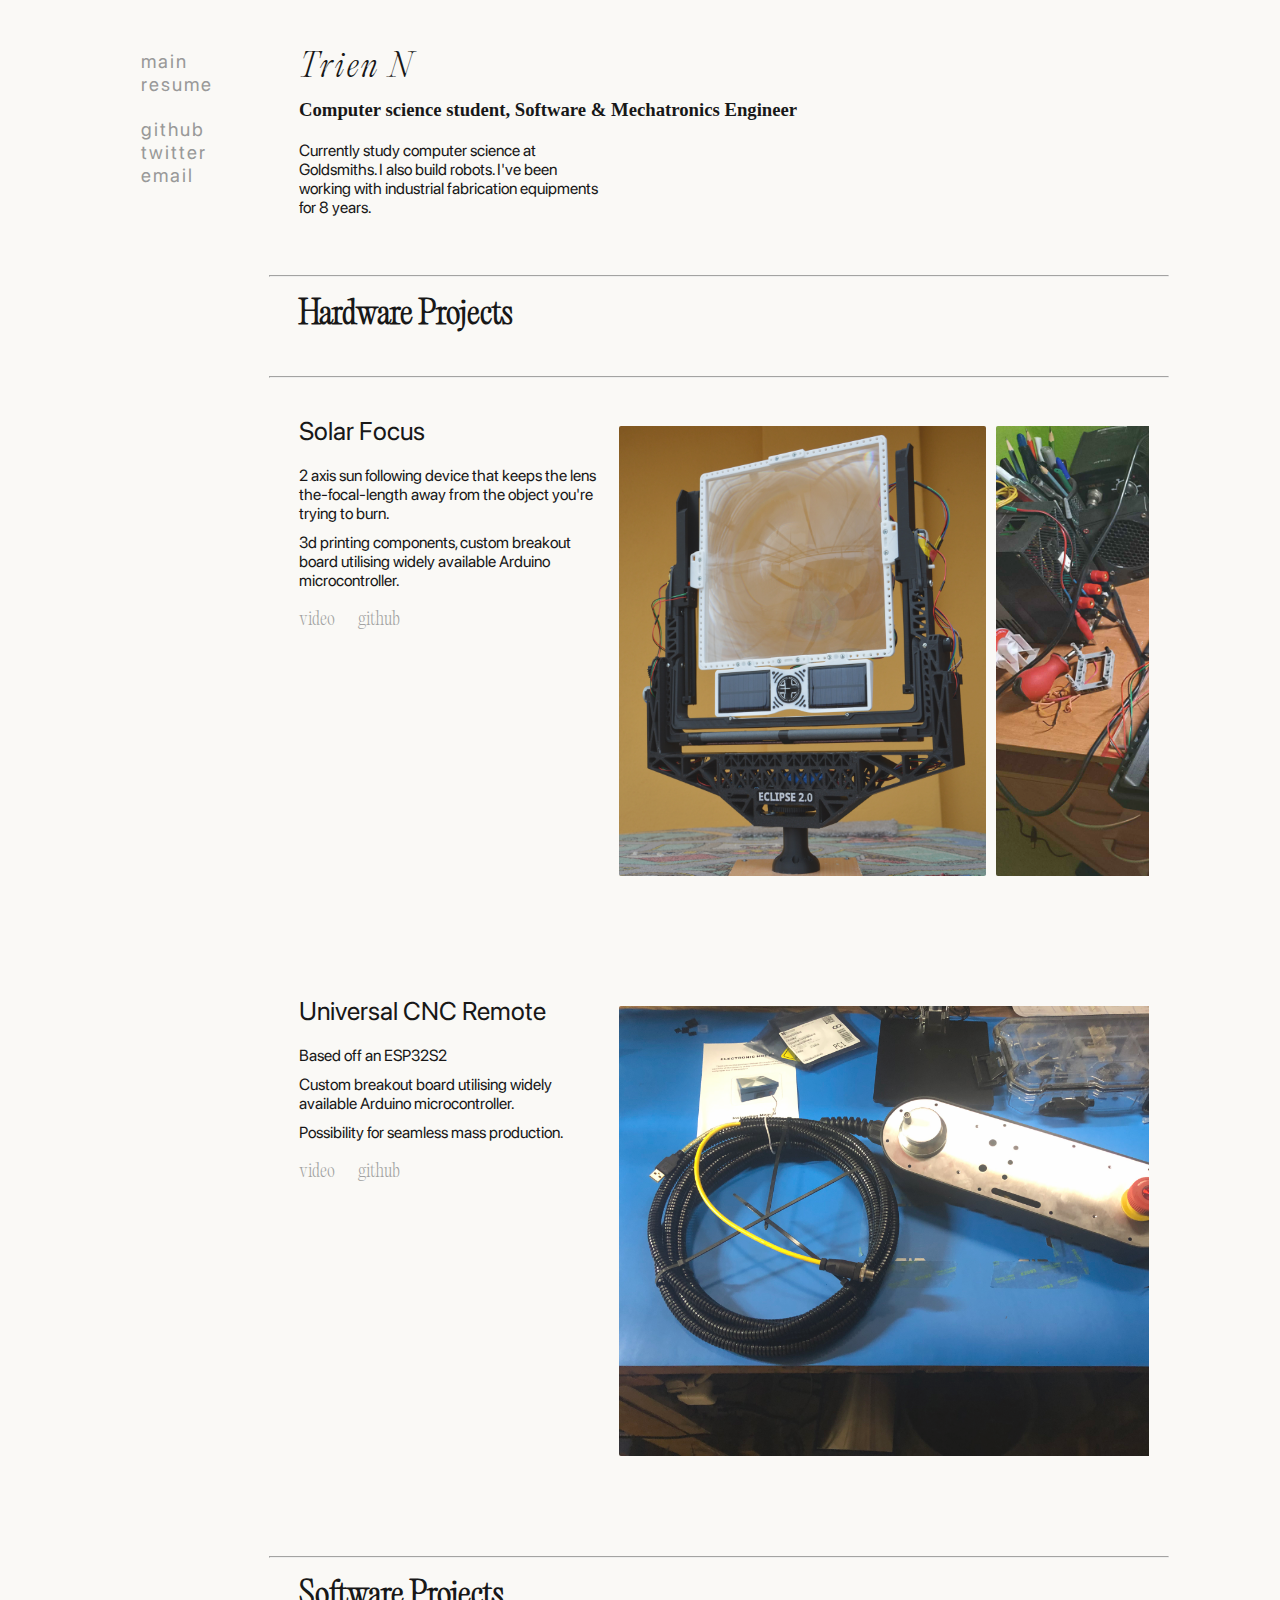
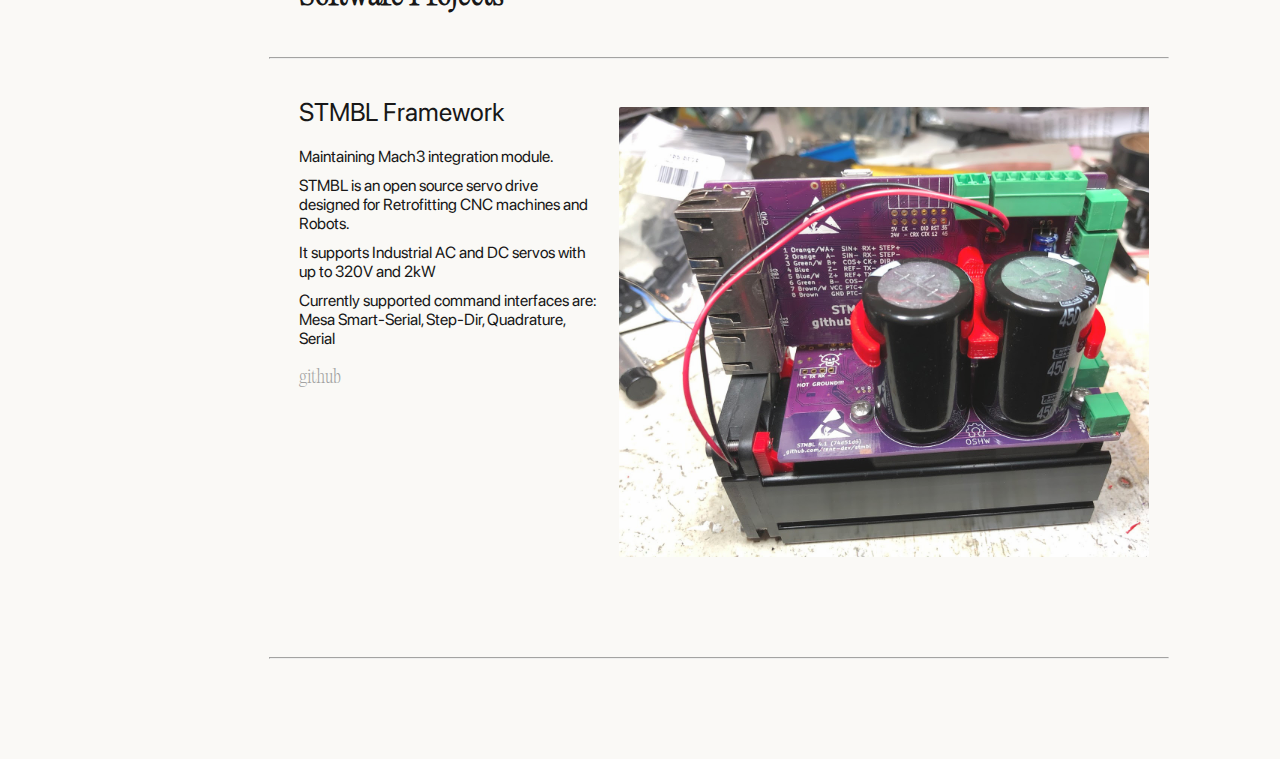
<file: index.html>
<!doctype html>
<html lang="en">
  <head>
    <meta charset="UTF-8" />
    <meta name="viewport" content="width=device-width, initial-scale=1.0" />
    <title>trien's portfolio</title>
    <link rel="stylesheet" href="style.css" />
  </head>

<body>

  <div id ="navleft">
    <a href="">main</a>
    <a href="">resume</a>
    <br>
    <a href="javascript:void(0);" onclick="note();">github</a>
    <a href="javascript:void(0);" onclick="note();">twitter</a>
    <a href="javascript:void(0);" onclick="note();">email</a>
  </div>

  <div id ="main">

    <div class="section__info">
      <h1>Trien N</h1>

      <h3 style="margin-top: 10px;">Computer science student, Software & Mechatronics Engineer</h3>
      
      <pre style="width: 300px; margin-top: 20px;">Currently study computer science at Goldsmiths. I also build robots. I've been working with industrial fabrication equipments for 8 years.
     
    </div>

    <hr>
    <div class="section__project">
      <h1>Hardware Projects</h1>
    </div>
    <hr>
    <br>
    <!--hp1-->
    <div class="section__project">
        <div class="section__project__info">
          <h3>Solar Focus</h3>
          <p>2 axis sun following device that keeps the lens the-focal-length away from the object you're trying to burn.</p>

          <p>3d printing components, custom breakout board utilising widely available Arduino microcontroller.</p>

          <div class="section__project__mininav">
            <a href="javascript:void(0);" onclick="note();">video</a>
            <a href="javascript:void(0);" onclick="note();">github</a>
          </div>
        </div>

        <div class="section__project__gal">
          <img src="./images/sdr/1.png">
          <img src="./images/sdr/2.jpg">
          <img src="./images/sdr/3.jpg">
        </div>
    </div> <!--hp1-->

    <!--hp2-->
     <div class="section__project">
        <div class="section__project__info">
          <h3>Universal CNC Remote</h3>
          <p>Based off an ESP32S2</p>
          <p>Custom breakout board utilising widely available Arduino microcontroller.</p>
          <p>Possibility for seamless mass production.</p>

          <div class="section__project__mininav">
            <a href="javascript:void(0);" onclick="note();">video</a>
            <a href="javascript:void(0);" onclick="note();">github</a>

          </div>
        </div>

        <div class="section__project__gal">
          <img src="./images/control/1.jpg">
          <img src="./images/control/2.png">
          <img src="./images/control/3.png">
        </div>
    </div> <!--hp2-->

    <hr>
    <div class="section__project">
      <h1>Software Projects</h1>
    </div>
    <hr>
    <br>
    
    <!--sp1-->
     <div class="section__project">
        <div class="section__project__info">
          <h3>STMBL Framework</h3>

          <p>Maintaining Mach3 integration module.</p>

          <p>STMBL is an open source servo drive designed for Retrofitting CNC machines and Robots. </p> 
          <p> It supports Industrial AC and DC servos with up to 320V and 2kW </p>
          <p>Currently supported command interfaces are: Mesa Smart-Serial, Step-Dir, Quadrature, Serial </p>


          <div class="section__project__mininav">
            <a href="javascript:void(0);" onclick="note();">github</a>
          </div>
        </div>

        <div class="section__project__gal">
          <img src="./images/stmbl/1.jfif">
          <img src="./images/stmbl/2.jfif">
          <img src="./images/stmbl/3.jpg">
          <img src="./images/stmbl/4.jpg">
        </div>
    </div> <!--p3-->


    <hr>
    <div style="height: 100px;">
      <!--blank padding-->
    </div>
   

  </div>

  <script type="text/javascript">
    note = () => {
      alert("This portfolio site is a showcase to fulfill specific marking criteria. Thank you.")
    }
  </script>


</body>

</html>
</file>
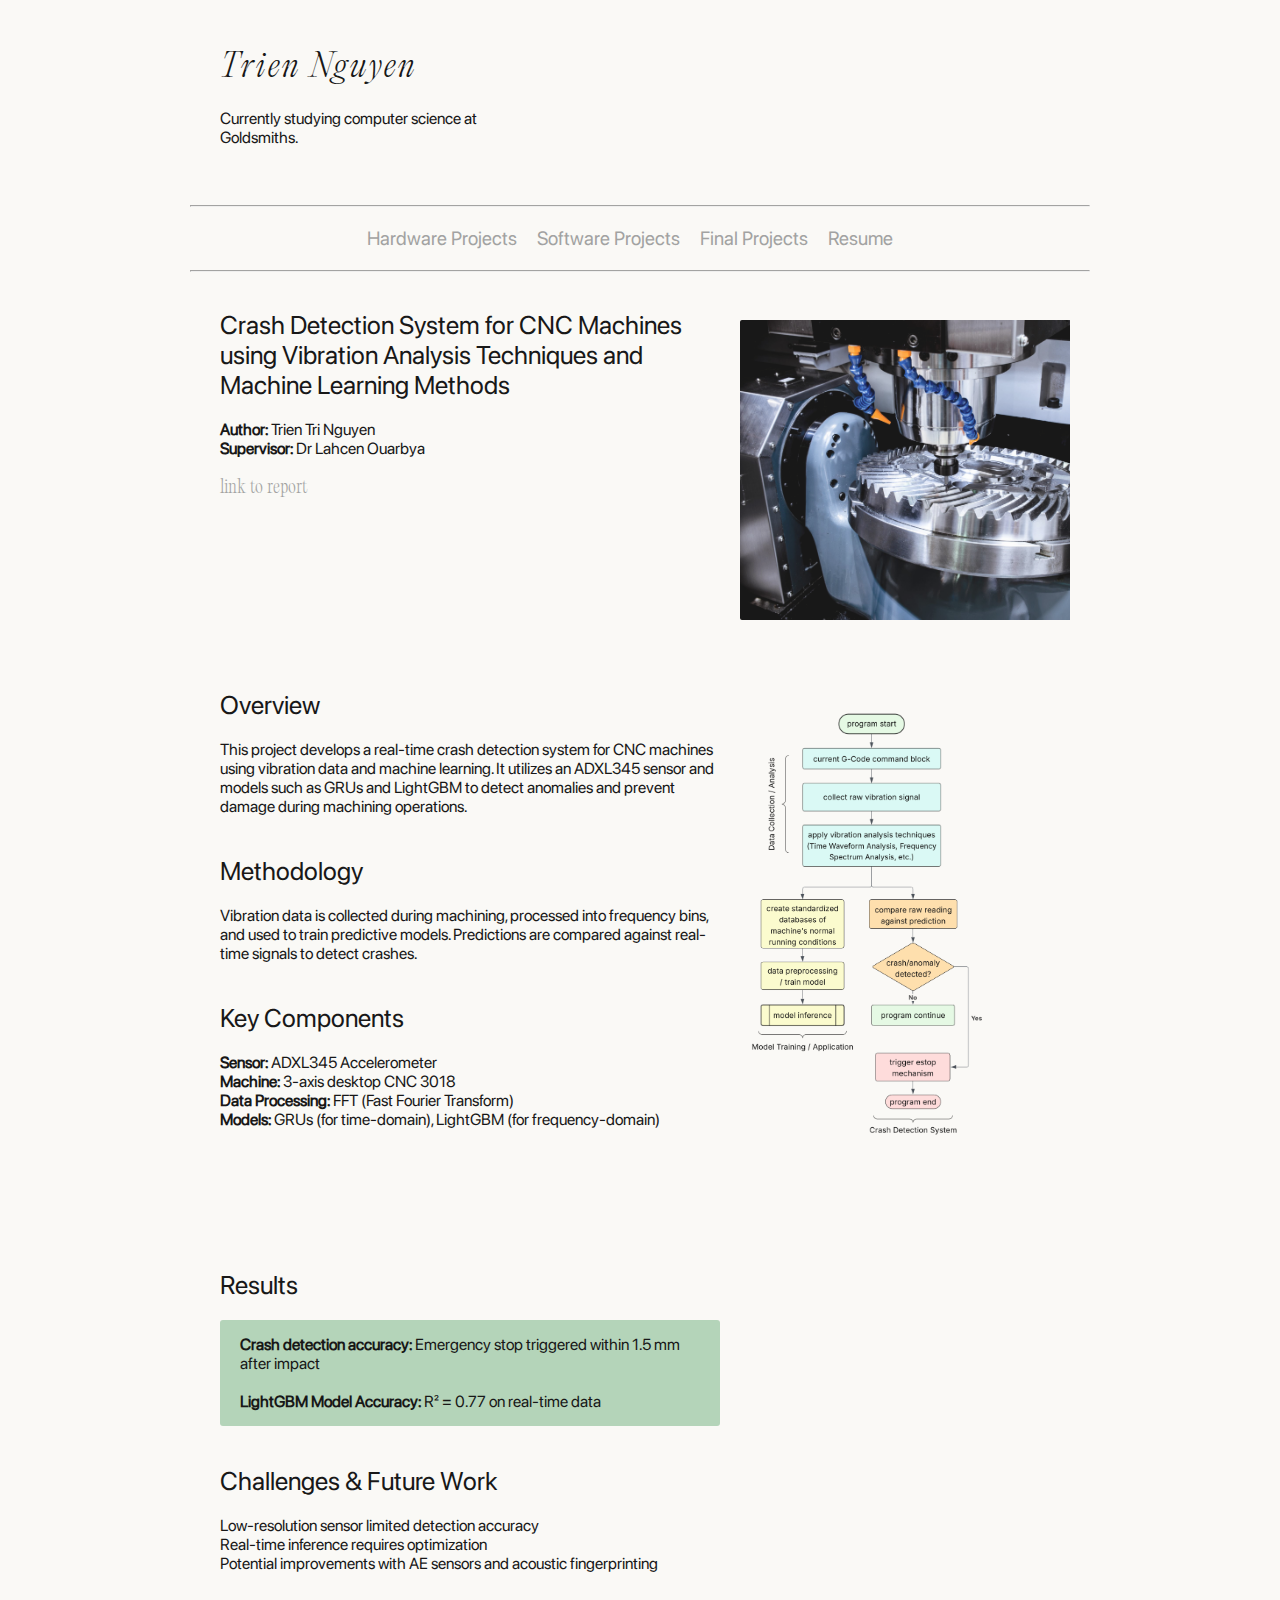
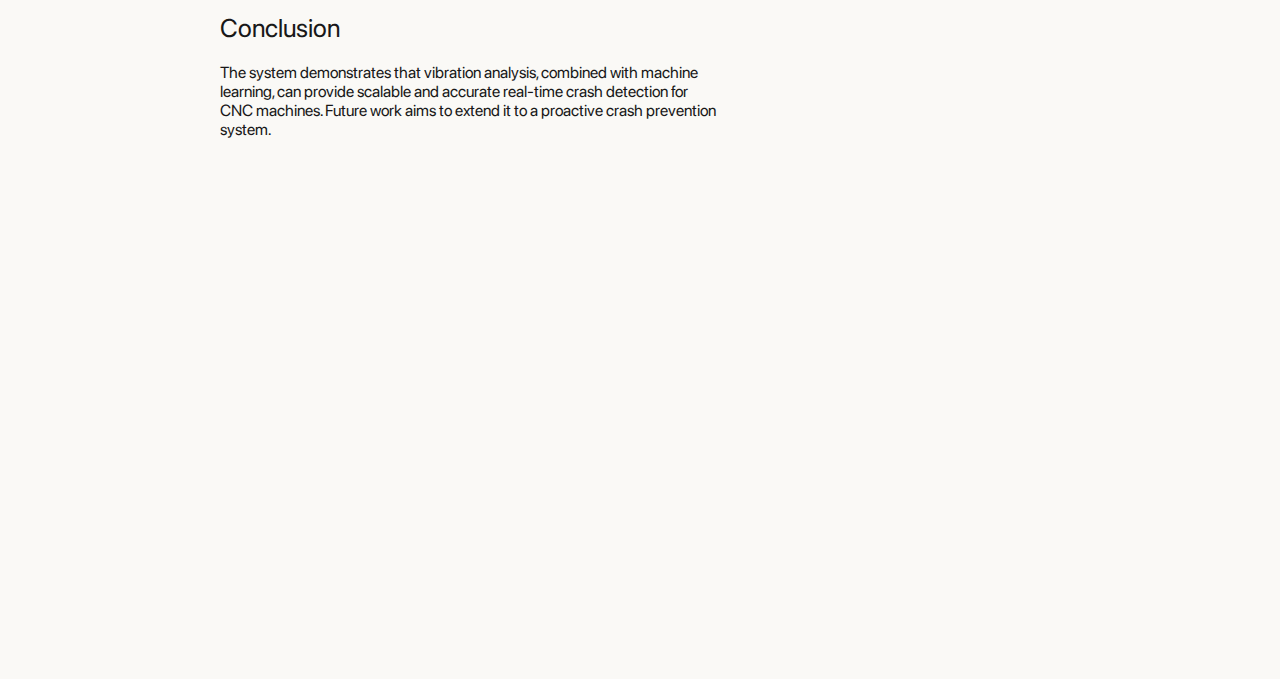
<file: final.html>
<!doctype html>
<html lang="en">
  <head>
    <meta charset="UTF-8" />
    <meta name="viewport" content="width=device-width, initial-scale=1.0" />
    <title>trien's portfolio</title>
    <link rel="stylesheet" href="style.css" />
  </head>

<body>

 

  <div id ="main">

    <div class="section__info">
      <h1>Trien Nguyen</h1>
      <pre style="width: 300px; margin-top: 20px;">Currently studying computer science at Goldsmiths.
     
    </div>

    <hr>
    <div class="section__project__nav">
      <a href="./index.html">Hardware Projects</a>
      <a href="./software.html">Software Projects</a>
      <a href="./final.html">Final Projects</a>
      <a href="javascript:void(0);" onclick="note()">Resume</a>
      

    </div>
    <hr>
    <br>
    
    <!--sp1-->
     <div class="section__project">
        <div class="section__project__info" style="min-width: 500px">
          <h3>Crash Detection System for CNC Machines using Vibration Analysis Techniques and Machine Learning Methods</h3>
          <p><strong>Author:</strong> Trien Tri Nguyen<br>
             <strong>Supervisor:</strong> Dr Lahcen Ouarbya<br>


          <div class="section__project__mininav">
            <a href="javascript:void(0);" onclick="note();">link to report</a>
          </div>
        </div>

        <div class="section__project__gal" style="height: 300px">
          <img src="./images/final/mill.jpeg">
        </div>
    </div>

      <div class="section__project">
        <div class="section__project__info" style="min-width: 500px;">
          <h3>Overview</h3>
          <p>This project develops a real-time crash detection system for CNC machines using vibration data and machine learning. It utilizes an ADXL345 sensor and models such as GRUs and LightGBM to detect anomalies and prevent damage during machining operations.</p>
          <br> <br>

           <h3>Methodology</h2>
          <p>Vibration data is collected during machining, processed into frequency bins, and used to train predictive models. Predictions are compared against real-time signals to detect crashes.</p>
          <br> <br>


          <h3>Key Components</h3>
          <ul>
            <li><strong>Sensor:</strong> ADXL345 Accelerometer</li>
            <li><strong>Machine:</strong> 3-axis desktop CNC 3018</li>
            <li><strong>Data Processing:</strong> FFT (Fast Fourier Transform)</li>
            <li><strong>Models:</strong> GRUs (for time-domain), LightGBM (for frequency-domain)</li>
          </ul>
   </div>

        <div class="section__project__gal">
          <img src="./images/final/sys_flowchart.png">
            <img src="./images/final/adxl345i2c.png">
            <img src="./images/final/pccncvib.png">

          </div>
    </div>
    
      <div class="section__project">
        <div class="section__project__info" style="min-width: 500px;">

        <h3>Results</h3>
        <div style="background-color: #ADD0B3; border-radius: 3px; padding: 5px 20px 15px 20px">  
        
          <p><strong>Crash detection accuracy:</strong> Emergency stop triggered within 1.5 mm after impact<br>
            <br>
          <strong>LightGBM Model Accuracy:</strong> R² = 0.77 on real-time data</p>
        </div>

          <br> <br>
          <h3>Challenges & Future Work</h3>
          <ul>
            <li>Low-resolution sensor limited detection accuracy</li>
            <li>Real-time inference requires optimization</li>
            <li>Potential improvements with AE sensors and acoustic fingerprinting</li>
          </ul>
          <br> <br>
          <h3>Conclusion</h3>
          <p>The system demonstrates that vibration analysis, combined with machine learning, can provide scalable and accurate real-time crash detection for CNC machines. Future work aims to extend it to a proactive crash prevention system.</p>
      </div>
    </div>

     <div style="height: 500px;">
      <!--blank padding-->
    </div>
      
    </div> 


  
   

  </div>

  <script type="text/javascript">
    note = () => {
      alert("temp portfolio site")
    }

    
  // Existing function
    note = () => {
      alert("temp portfolio site")
    }

    // New lightbox function
    document.querySelectorAll('.section__project__gal img').forEach(img => {
      img.style.cursor = 'pointer';
      img.addEventListener('click', () => {
        const overlay = document.createElement('div');
        overlay.className = 'lightbox-overlay';

        const largeImg = document.createElement('img');
        largeImg.src = img.src;
        overlay.appendChild(largeImg);

        overlay.addEventListener('click', () => {
          document.body.removeChild(overlay);
        });

        document.body.appendChild(overlay);
      });
    });
  </script>


</body>

</html>
</file>
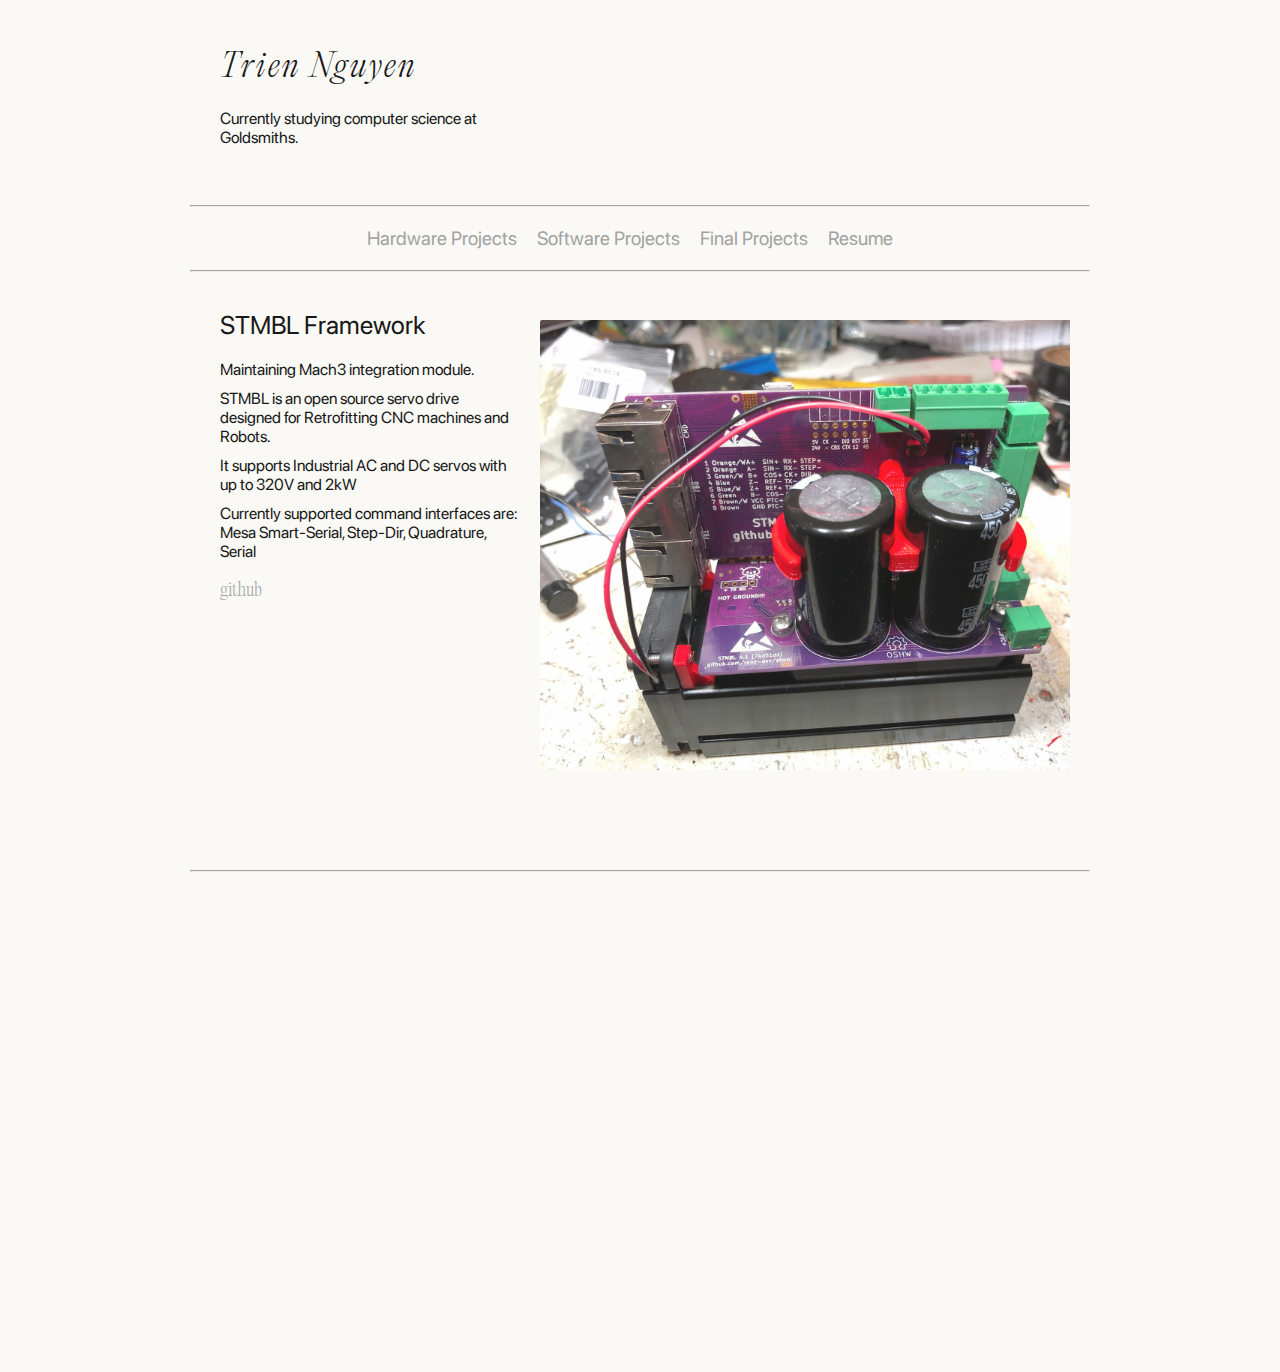
<file: software.html>
<!doctype html>
<html lang="en">
  <head>
    <meta charset="UTF-8" />
    <meta name="viewport" content="width=device-width, initial-scale=1.0" />
    <title>trien's portfolio</title>
    <link rel="stylesheet" href="style.css" />
  </head>

<body>

 

  <div id ="main">

    <div class="section__info">
      <h1>Trien Nguyen</h1>
      <pre style="width: 300px; margin-top: 20px;">Currently studying computer science at Goldsmiths.
     
    </div>

    <hr>
    <div class="section__project__nav">
      <a href="./index.html">Hardware Projects</a>
      <a href="./software.html">Software Projects</a>
      <a href="./final.html">Final Projects</a>
      <a href="javascript:void(0);" onclick="note()">Resume</a>
      

    </div>
    <hr>
    <br>
    
    <!--sp1-->
     <div class="section__project">
        <div class="section__project__info">
          <h3>STMBL Framework</h3>

          <p>Maintaining Mach3 integration module.</p>

          <p>STMBL is an open source servo drive designed for Retrofitting CNC machines and Robots. </p> 
          <p> It supports Industrial AC and DC servos with up to 320V and 2kW </p>
          <p>Currently supported command interfaces are: Mesa Smart-Serial, Step-Dir, Quadrature, Serial </p>


          <div class="section__project__mininav">
            <a href="javascript:void(0);" onclick="note();">github</a>
          </div>
        </div>

        <div class="section__project__gal">
          <img src="./images/stmbl/1.jfif">
          <img src="./images/stmbl/2.jfif">
          <img src="./images/stmbl/3.jpg">
          <img src="./images/stmbl/4.jpg">
        </div>
    </div> <!--p3-->


    <hr>
    <div style="height: 500px;">
      <!--blank padding-->
    </div>
   

  </div>

  <script type="text/javascript">
    note = () => {
      alert("temp portfolio site")
    }

    
  // Existing function
    note = () => {
      alert("temp portfolio site")
    }

    // New lightbox function
    document.querySelectorAll('.section__project__gal img').forEach(img => {
      img.style.cursor = 'pointer';
      img.addEventListener('click', () => {
        const overlay = document.createElement('div');
        overlay.className = 'lightbox-overlay';

        const largeImg = document.createElement('img');
        largeImg.src = img.src;
        overlay.appendChild(largeImg);

        overlay.addEventListener('click', () => {
          document.body.removeChild(overlay);
        });

        document.body.appendChild(overlay);
      });
    });
  </script>


</body>

</html>
</file>
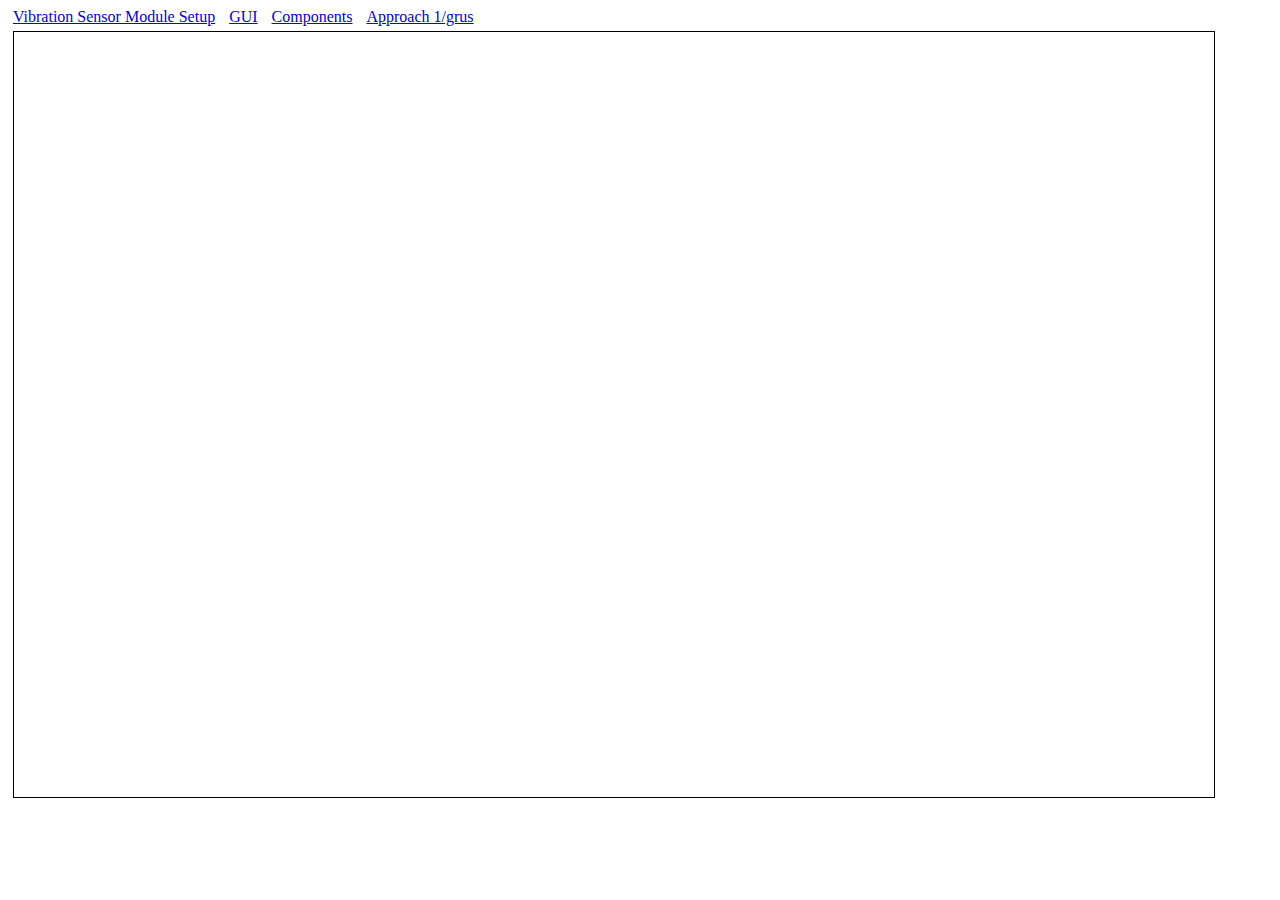
<file: extra/code.html>
<!DOCTYPE html>
<html>
<head>
	<meta charset="utf-8">
	<meta name="viewport" content="width=device-width, initial-scale=1">
	<title></title>
	<link href="style.css" rel="stylesheet">  

</head>
<body>

	<span>
		<a href="javascript:displayCode('vsm');">Vibration Sensor Module Setup<a/>
		<a href="javascript:displayCode('gui');">GUI<a/>
		<a href="javascript:displayCode('com');">Components<a/>
		<a href="javascript:displayCode('gru');">Approach 1/grus<a/>

	</span>

	<div id="cbc">

		<div id="cbd">
			<iframe src="" class="codebox" id="codebox" ></iframe>
		</div>

	</div>



<script type="text/javascript">

displayCode = (name) => {
	var path = name;

	if (path == "vsm") {
		document.getElementById("codebox").src = "code/vsm.html";
	}
	if (path == "gui") {
		document.getElementById("codebox").src = "code/gui.html";
	}
	if (path == "com") {
		document.getElementById("codebox").src = "code/components.html";
	}
	if (path == "gru") {
		document.getElementById("codebox").src = "code/gru.html";
	}
}


</script>

</body>
</html>
</file>
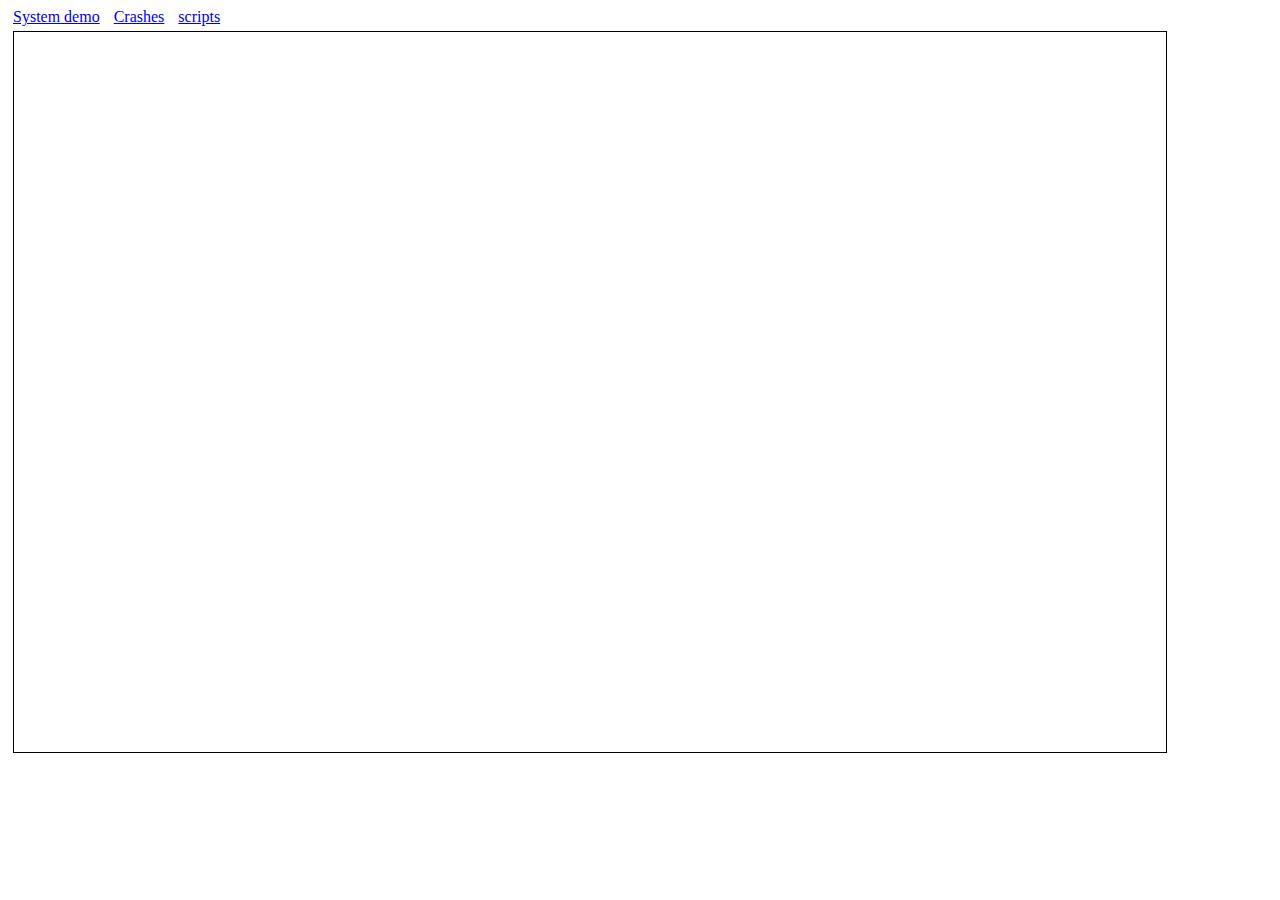
<file: extra/main.html>
<!DOCTYPE html>
<html>
<head>
	<meta charset="utf-8">
	<meta name="viewport" content="width=device-width, initial-scale=1">
	<title>final project</title>
	<link href="style.css" rel="stylesheet">  

</head>
<body>
	<span>
			
		<a href="javascript:displayCode('sia');">System demo<a/>
		<a href="javascript:displayCode('crashes');">Crashes<a/>
		<a href="javascript:displayCode('code');">scripts<a/>

	</span>

	<iframe src="" class="content" id="content" ></iframe>


<script type="text/javascript">
displayCode = (name) => {
	var path = name;

	if (path == "code") {
		document.getElementById("content").src = "code.html";
	}
	if (path == "crashes") {
		document.getElementById("content").src = "crashes.html";
	}

	if (path == "sia") {
		document.getElementById("content").src = "sia.html";
	}
	
}

</script>

</body>
</html>
</file>
<file: style.css>
* {
  margin: 0;
  padding: 0;
  text-decoration: none;
}

body {
  display: flex;
  flex-direction: row;
  justify-content: center;
  background: #FAF9F6;
}

#navleft {
/*  border: solid black 1px;*/
  width: 10vw;
  max-width: 150px;
  height: 200px;
  display: flex;
  flex-direction: column;
  padding: 50px 0px 0px 30px;
  font-size: 1.2rem;
  letter-spacing: 2px;
}

#navleft a {
  text-decoration: none;
  color: #999999;
  font-family: sfpro;
}

#navleft a:hover {
  text-decoration: none;
  color: black;
}


#main {
  opacity: 0.9;
  width: 60vw;
  height: 1000px;
  min-width: 900px
/*  border: solid blue 1px;*/
}

.section__info {
/*  height: 250px;*/
  padding: 50px 20px 20px 30px

}

.section__info h1, 
.section__info a{
  font-family: Editorial;
}

.section__info h1 {
  font-family: Editorial;
  font-style: italic;
  font-weight: normal;
  letter-spacing: 3px;
}

.section__info pre {
  font-family: sfpro;
  white-space: pre-wrap;
  word-wrap: break-word;
}


.section__project__nav {
/*  border: solid black 1px;*/
  font-size: 1.2rem;
  padding:  20px 0 20px 0px ;
  display: flex;
  flex-direction: row;
  justify-content: center;
}
.section__project__nav a{
  margin: 0 20px 0 0;
  color: #999999;
  text-decoration: none;
  font-family: sfpro;
}
.section__project__nav a:hover{
  color:blue;
}

.section__project {
  font-family: Editorial;
/*  border: solid black 1px;*/
  padding: 20px 20px 20px 30px;
  display: flex;
  flex-direction: row;
  margin: 0 0 20px 0;
}

.section__project a {
  text-decoration: none;
  color: #999999;
  font-family: Editorial;
  font-size: 1.1rem;
  margin: 0 20px 0 0;
}

.section__project a:hover {
  color: blue;
}

.section__project__info {
/*  border: solid black 1px;*/
/*  height: auto;*/
  min-width: 300px;
  max-width: 310px;
/*  padding: 10px;*/
  border-radius: 5px;
}
.section__project__info h3 {
  font-size: 1.6rem;
  font-family: sfpro; important!;
  font-weight: normal;
  margin: 0 0 20px 0;
}
.section__project__info p,
.section__project__info ul {
  font-family: sfpro;
  margin-top: 10px;
  font-size: 16px;
  list-style: none;
}
.section__project__mininav {
  margin-top: 20px;
}

.section__project__gal {
/*  border: solid black 1px;*/
  height: 500px;
  padding: 10px;
  border-radius: 5px;
  display: flex;
  flex-direction: row;
  overflow-x: scroll;
  margin-left: 10px;
}
.section__project__gal img {
  max-height: 450px;
  margin-right: 10px;
  border-radius: 2px;
}





@font-face {
  font-family: "Editorial";
  src: url("./otf/PPEditorialOld-Regular.otf") format("truetype");
  font-weight: normal;
  font-style: normal;
}

@font-face {
  font-family: "Editorial";
  src: url("./otf/PPEditorialOld-Regular.otf") format("truetype");
  font-weight: normal;
  font-style: italic;
}

@font-face {
  font-family: "Editorial";
  src: url("./otf/PPEditorialOld-UltraboldItalic.otf") format("truetype");
  font-weight: bold;
  font-style: italic;
}

@font-face {
  font-family: "Editorial";
  src: url("./otf/PPEditorialOld-UltralightItalic.otf") format("truetype");
  font-weight: light;
  font-style: italic;
}

@font-face {
  font-family: "Editorial";
  src: url("./otf/PPEditorialOld-Ultralight.otf") format("truetype");
  font-weight: light;
  font-style: normal;
}

@font-face {
  font-family: "sfpro";
  src: url("otf/SF-Pro-Display-Regular.otf") format("truetype");
  font-weight: normal;
  font-style: normal;
}


/**/
/*LIGHTBOX SECTION*/
/**/

.lightbox-overlay {
  position: fixed;
  top: 0;
  left: 0;
  width: 100%;
  height: 100%;
  background-color: rgba(0, 0, 0, 0.9);
  display: flex;
  justify-content: center;
  align-items: center;
  z-index: 9999;
  cursor: zoom-out;
}

.lightbox-overlay img {
  max-width: 80vw;
  max-height: 80vh;
  border-radius: 3px;
}
</file>
<file: extra/style.css>
body {
	display: flex; flex-direction: column;
}

a {
	margin: 5px 0px 5px 5px;
}

iframe {
	border: solid black 1px;
}
#cbc {
	display: flex; 
}
.cbd {
	display: flex; flex-direction: 
	border: solid black 1px;
}
.codebox {
	width: 1200px;
	height: 85vh;
}
#content {
	width: 90vw;
	height: 80vh;
}

pre {
    border: none !important;
    border-radius: 0 !important;
    padding: 0.5em; /* adjust padding if needed */
    margin: 0 !important;
  }
</file>
